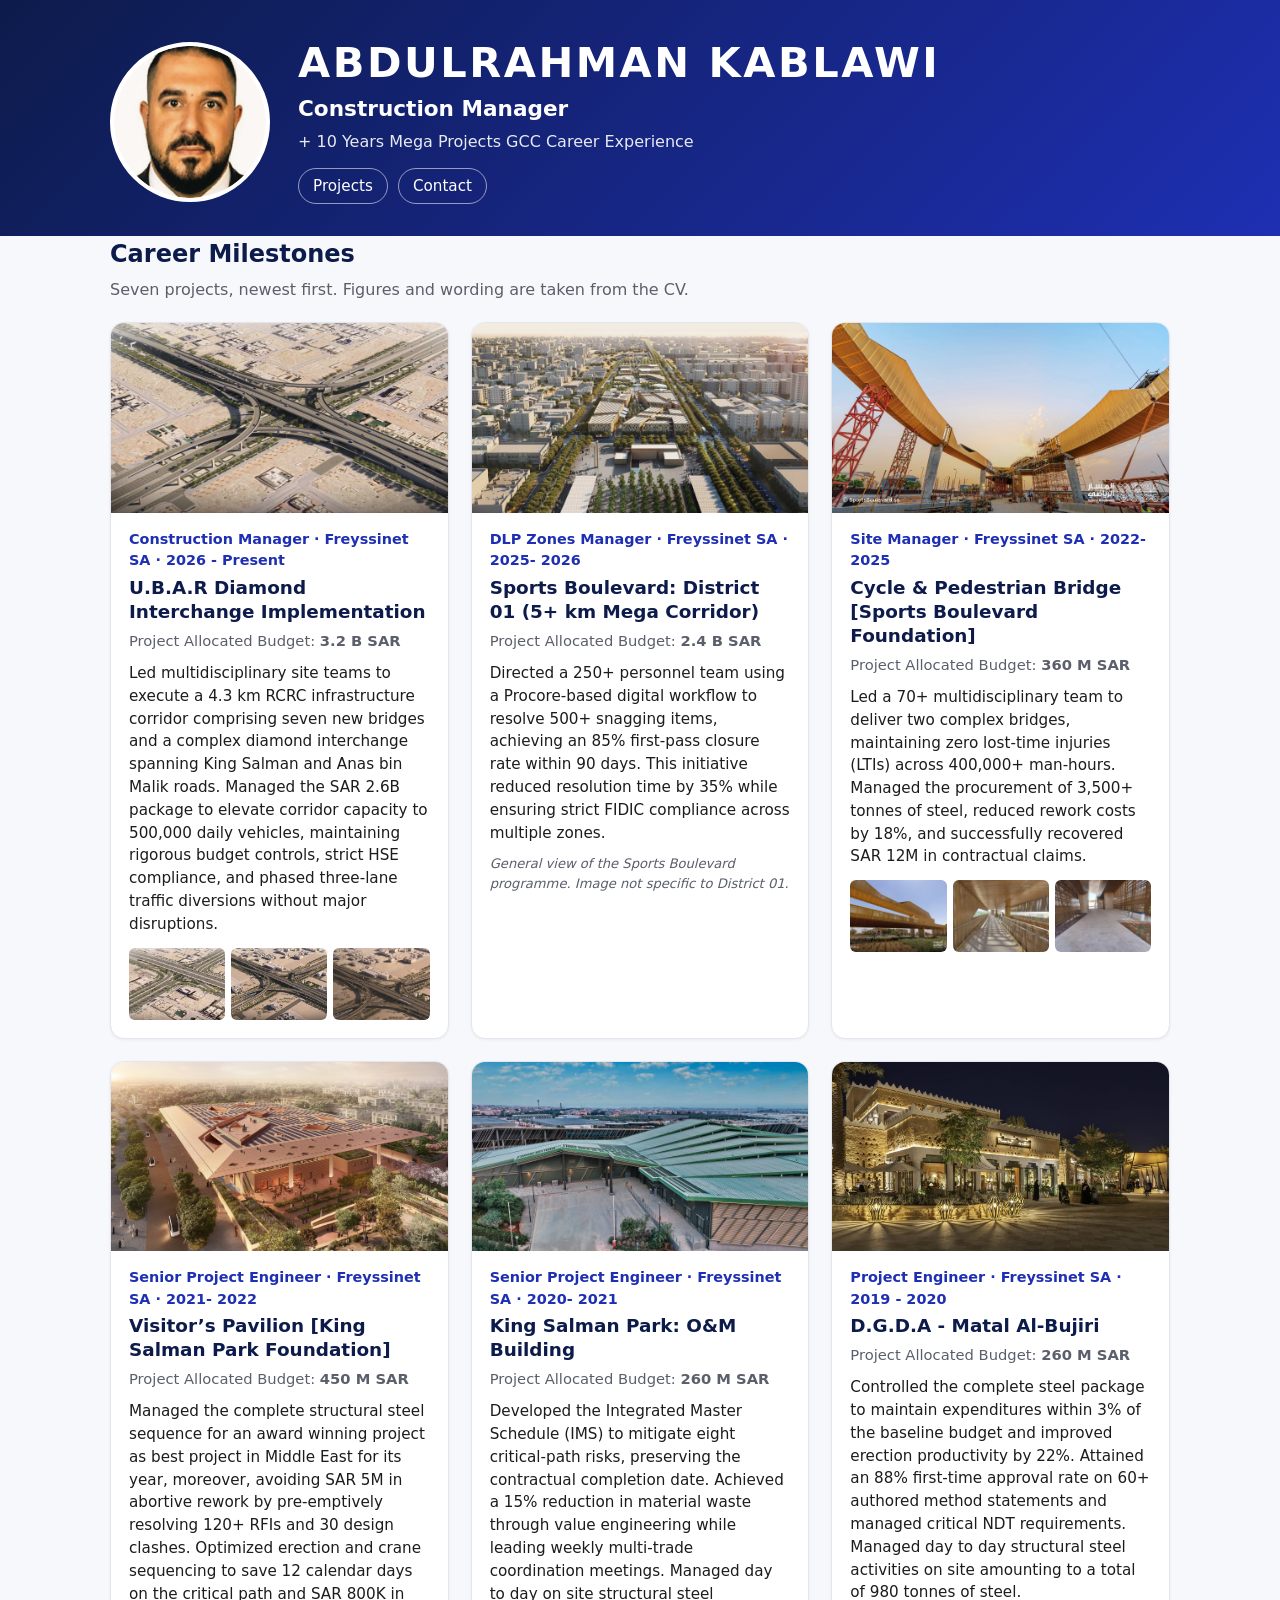
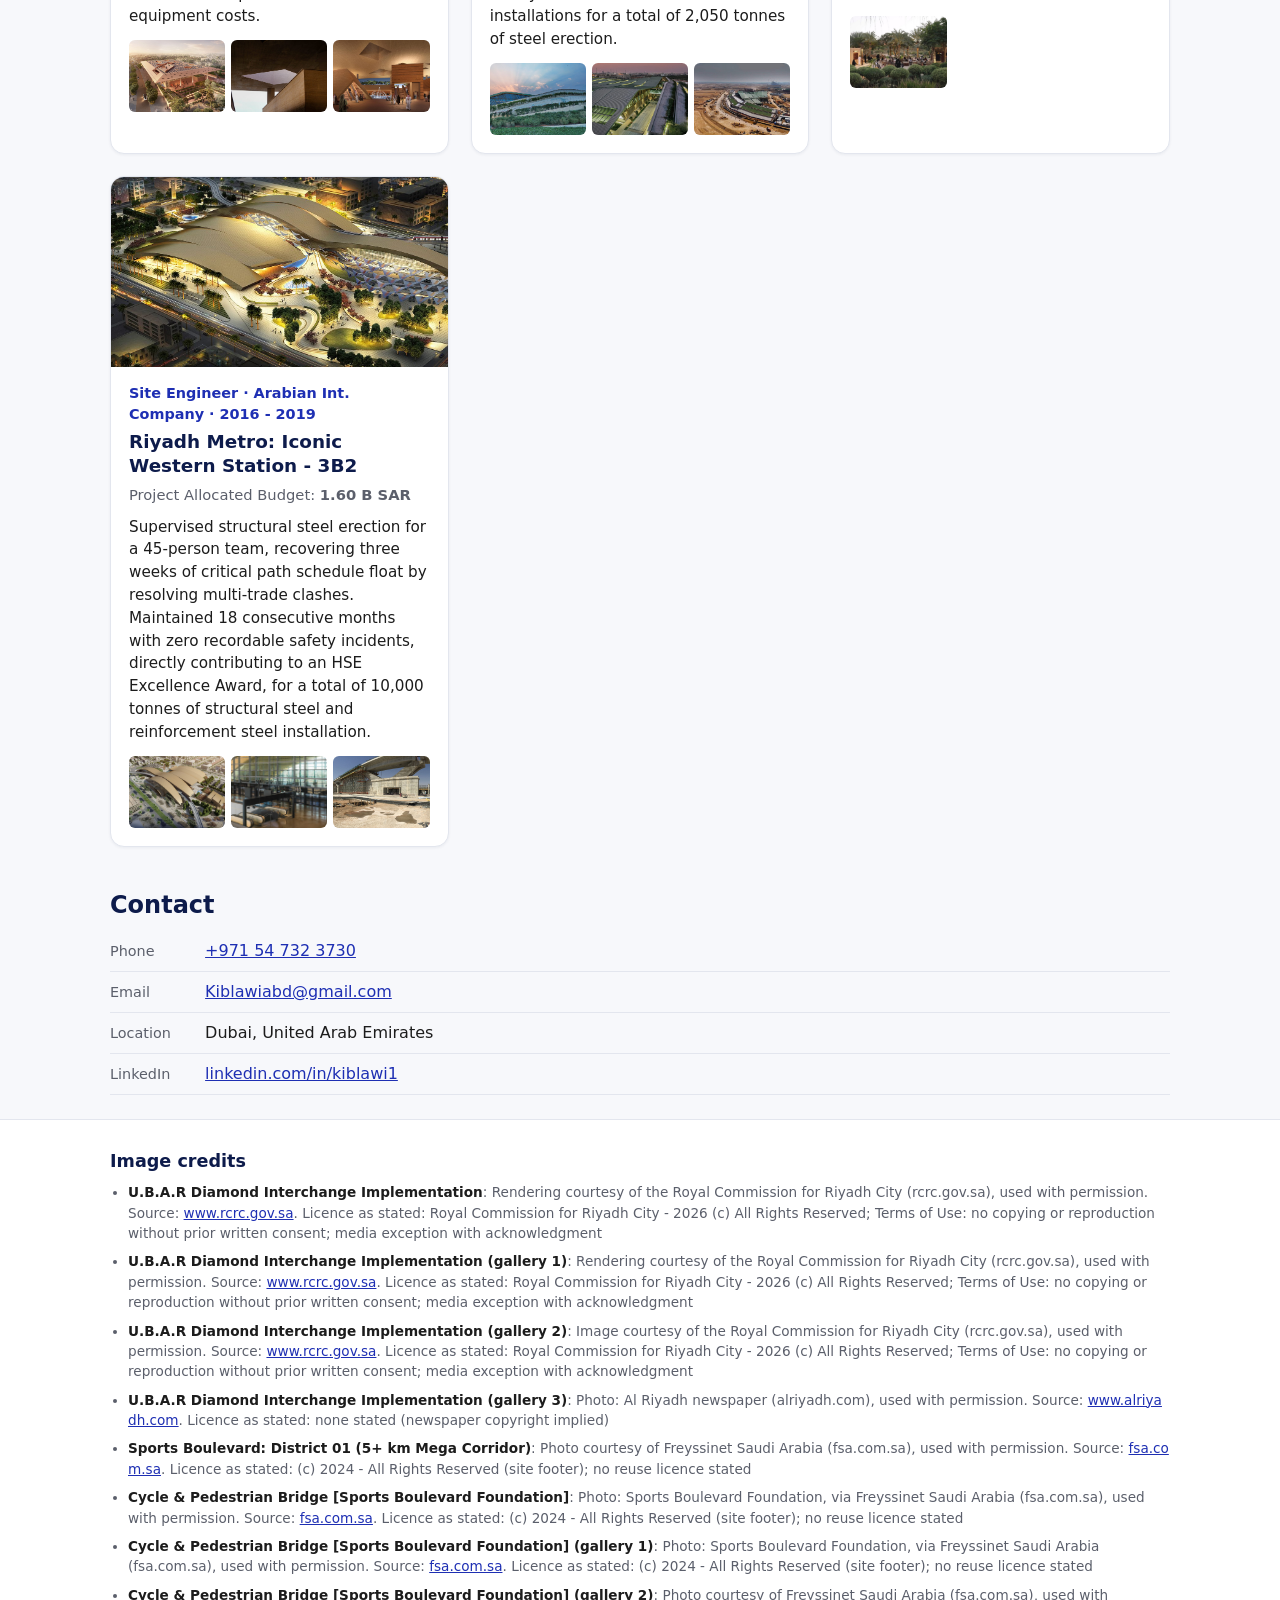
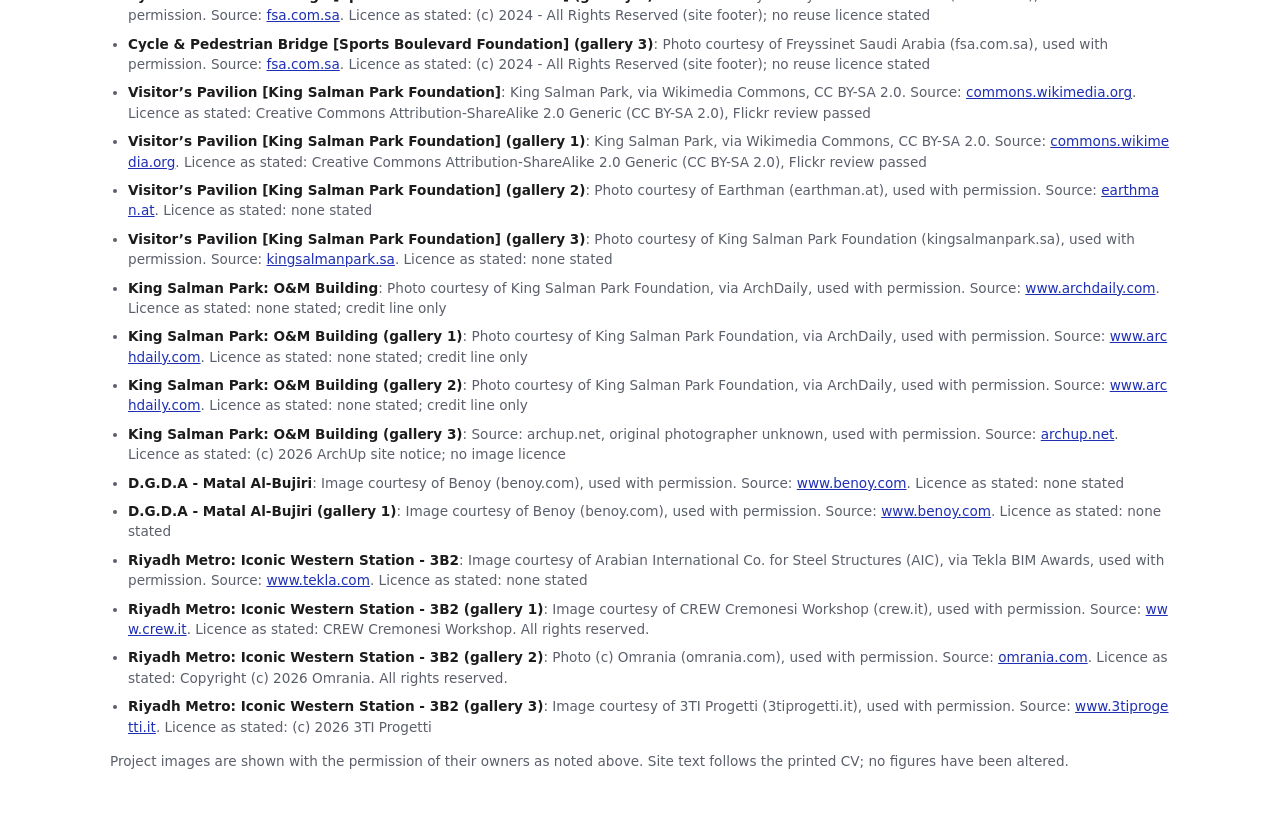
<file: index.html>
<!DOCTYPE html>
<html lang="en">
<head>
<meta charset="utf-8">
<meta name="viewport" content="width=device-width, initial-scale=1">
<title>Abdulrahman Kablawi | Construction Manager | Project Portfolio</title>
<meta name="description" content="Construction Manager. + 10 Years Mega Projects GCC Career Experience. Project portfolio.">
<meta property="og:title" content="Abdulrahman Kablawi | Project Portfolio">
<meta property="og:description" content="Construction Manager. + 10 Years Mega Projects GCC Career Experience.">
<meta property="og:image" content="images/ubar-diamond-interchange.jpg">
<link rel="stylesheet" href="style.css">
<link rel="icon" href="images/headshot.png">
</head>
<body>
<header class="hero">
  <div class="wrap hero-inner">
    <img class="headshot" src="images/headshot.png" width="160" height="160" alt="Portrait of Abdulrahman Kablawi">
    <div>
      <h1>ABDULRAHMAN KABLAWI</h1>
      <p class="title">Construction Manager</p>
      <p class="tagline">+ 10 Years Mega Projects GCC Career Experience</p>
      <nav><a href="#projects">Projects</a><a href="#contact">Contact</a></nav>
    </div>
  </div>
</header>

<main class="wrap">
  <section id="projects">
    <h2>Career Milestones</h2>
    <p class="lede">Seven projects, newest first. Figures and wording are taken from the CV.</p>
    <div class="grid">
      <article class="card" id="ubar-diamond-interchange">
        <img src="images/ubar-diamond-interchange.jpg" width="1600" height="900" alt="U.B.A.R Diamond Interchange Implementation" loading="lazy">
        <div class="card-body">
          <p class="role">Construction Manager &middot; Freyssinet SA &middot; 2026 - Present</p>
          <h3>U.B.A.R Diamond Interchange Implementation</h3>
          <p class="budget">Project Allocated Budget: <strong>3.2 B SAR</strong></p>
          <p class="desc">Led multidisciplinary site teams to execute a 4.3 km RCRC infrastructure corridor comprising seven new bridges and a complex diamond interchange spanning King Salman and Anas bin Malik roads. Managed the SAR 2.6B package to elevate corridor capacity to 500,000 daily vehicles, maintaining rigorous budget controls, strict HSE compliance, and phased three-lane traffic diversions without major disruptions.</p>
          <ul><li>Led multidisciplinary site teams to execute a 4.3 km RCRC infrastructure corridor comprising seven new bridges and a complex diamond interchange spanning King Salman and Anas bin Malik roads.</li><li>Managed the SAR 2.6B package to elevate corridor capacity to 500,000 daily vehicles.</li><li>Rigorous budget controls, strict HSE compliance, and phased three-lane traffic diversions without major disruptions.</li></ul>
          
          <div class="gallery"><a href="images/ubar-diamond-interchange-1.jpg"><img src="images/ubar-diamond-interchange-1.jpg" width="1600" height="900" alt="U.B.A.R Diamond Interchange Implementation, additional image 1" loading="lazy"></a><a href="images/ubar-diamond-interchange-2.jpg"><img src="images/ubar-diamond-interchange-2.jpg" width="1600" height="936" alt="U.B.A.R Diamond Interchange Implementation, additional image 2" loading="lazy"></a><a href="images/ubar-diamond-interchange-3.jpg"><img src="images/ubar-diamond-interchange-3.jpg" width="1600" height="669" alt="U.B.A.R Diamond Interchange Implementation, additional image 3" loading="lazy"></a></div>
        </div>
      </article>
      <article class="card" id="sports-boulevard-district-01">
        <img src="images/sports-boulevard-district-01.jpg" width="1600" height="900" alt="Sports Boulevard: District 01 (5+ km Mega Corridor)" loading="lazy">
        <div class="card-body">
          <p class="role">DLP Zones Manager &middot; Freyssinet SA &middot; 2025- 2026</p>
          <h3>Sports Boulevard: District 01 (5+ km Mega Corridor)</h3>
          <p class="budget">Project Allocated Budget: <strong>2.4 B SAR</strong></p>
          <p class="desc">Directed a 250+ personnel team using a Procore-based digital workflow to resolve 500+ snagging items, achieving an 85% first-pass closure rate within 90 days. This initiative reduced resolution time by 35% while ensuring strict FIDIC compliance across multiple zones.</p>
          <ul><li>Directed a 250+ personnel team using a Procore-based digital workflow to resolve 500+ snagging items, achieving an 85% first-pass closure rate within 90 days.</li><li>This initiative reduced resolution time by 35% while ensuring strict FIDIC compliance across multiple zones.</li></ul>
          <p class="caption">General view of the Sports Boulevard programme. Image not specific to District 01.</p>
          
        </div>
      </article>
      <article class="card" id="sports-boulevard-cycle-pedestrian-bridge">
        <img src="images/sports-boulevard-cycle-pedestrian-bridge.jpg" width="1600" height="900" alt="Cycle &amp; Pedestrian Bridge [Sports Boulevard Foundation]" loading="lazy">
        <div class="card-body">
          <p class="role">Site Manager &middot; Freyssinet SA &middot; 2022- 2025</p>
          <h3>Cycle &amp; Pedestrian Bridge [Sports Boulevard Foundation]</h3>
          <p class="budget">Project Allocated Budget: <strong>360 M SAR</strong></p>
          <p class="desc">Led a 70+ multidisciplinary team to deliver two complex bridges, maintaining zero lost-time injuries (LTIs) across 400,000+ man-hours. Managed the procurement of 3,500+ tonnes of steel, reduced rework costs by 18%, and successfully recovered SAR 12M in contractual claims.</p>
          <ul><li>Led a 70+ multidisciplinary team to deliver two complex bridges, maintaining zero lost-time injuries (LTIs) across 400,000+ man-hours.</li><li>Managed the procurement of 3,500+ tonnes of steel and reduced rework costs by 18%.</li><li>Successfully recovered SAR 12M in contractual claims.</li></ul>
          
          <div class="gallery"><a href="images/sports-boulevard-cycle-pedestrian-bridge-1.jpg"><img src="images/sports-boulevard-cycle-pedestrian-bridge-1.jpg" width="1000" height="600" alt="Cycle &amp; Pedestrian Bridge [Sports Boulevard Foundation], additional image 1" loading="lazy"></a><a href="images/sports-boulevard-cycle-pedestrian-bridge-2.jpg"><img src="images/sports-boulevard-cycle-pedestrian-bridge-2.jpg" width="1000" height="600" alt="Cycle &amp; Pedestrian Bridge [Sports Boulevard Foundation], additional image 2" loading="lazy"></a><a href="images/sports-boulevard-cycle-pedestrian-bridge-3.jpg"><img src="images/sports-boulevard-cycle-pedestrian-bridge-3.jpg" width="1000" height="600" alt="Cycle &amp; Pedestrian Bridge [Sports Boulevard Foundation], additional image 3" loading="lazy"></a></div>
        </div>
      </article>
      <article class="card" id="king-salman-park-visitors-pavilion">
        <img src="images/king-salman-park-visitors-pavilion.jpg" width="1600" height="1131" alt="Visitor’s Pavilion [King Salman Park Foundation]" loading="lazy">
        <div class="card-body">
          <p class="role">Senior Project Engineer &middot; Freyssinet SA &middot; 2021- 2022</p>
          <h3>Visitor’s Pavilion [King Salman Park Foundation]</h3>
          <p class="budget">Project Allocated Budget: <strong>450 M SAR</strong></p>
          <p class="desc">Managed the complete structural steel sequence for an award winning project as best project in Middle East for its year, moreover, avoiding SAR 5M in abortive rework by pre-emptively resolving 120+ RFIs and 30 design clashes. Optimized erection and crane sequencing to save 12 calendar days on the critical path and SAR 800K in equipment costs.</p>
          <ul><li>Managed the complete structural steel sequence for an award winning project.</li><li>Avoided SAR 5M in abortive rework by pre-emptively resolving 120+ RFIs and 30 design clashes.</li><li>Optimized erection and crane sequencing to save 12 calendar days on the critical path and SAR 800K in equipment costs.</li></ul>
          
          <div class="gallery"><a href="images/king-salman-park-visitors-pavilion-1.jpg"><img src="images/king-salman-park-visitors-pavilion-1.jpg" width="1600" height="1131" alt="Visitor’s Pavilion [King Salman Park Foundation], additional image 1" loading="lazy"></a><a href="images/king-salman-park-visitors-pavilion-2.jpg"><img src="images/king-salman-park-visitors-pavilion-2.jpg" width="1600" height="901" alt="Visitor’s Pavilion [King Salman Park Foundation], additional image 2" loading="lazy"></a><a href="images/king-salman-park-visitors-pavilion-3.jpg"><img src="images/king-salman-park-visitors-pavilion-3.jpg" width="1600" height="900" alt="Visitor’s Pavilion [King Salman Park Foundation], additional image 3" loading="lazy"></a></div>
        </div>
      </article>
      <article class="card" id="king-salman-park-om-building">
        <img src="images/king-salman-park-om-building.jpg" width="1600" height="900" alt="King Salman Park: O&amp;M Building" loading="lazy">
        <div class="card-body">
          <p class="role">Senior Project Engineer &middot; Freyssinet SA &middot; 2020- 2021</p>
          <h3>King Salman Park: O&amp;M Building</h3>
          <p class="budget">Project Allocated Budget: <strong>260 M SAR</strong></p>
          <p class="desc">Developed the Integrated Master Schedule (IMS) to mitigate eight critical-path risks, preserving the contractual completion date. Achieved a 15% reduction in material waste through value engineering while leading weekly multi-trade coordination meetings. Managed day to day on site structural steel installations for a total of 2,050 tonnes of steel erection.</p>
          <ul><li>Developed the Integrated Master Schedule (IMS) to mitigate eight critical-path risks, preserving the contractual completion date.</li><li>Achieved a 15% reduction in material waste through value engineering while leading weekly multi-trade coordination meetings.</li><li>Day to day site management of 2,050 tonnes of steel erection.</li></ul>
          
          <div class="gallery"><a href="images/king-salman-park-om-building-1.jpg"><img src="images/king-salman-park-om-building-1.jpg" width="1600" height="900" alt="King Salman Park: O&amp;M Building, additional image 1" loading="lazy"></a><a href="images/king-salman-park-om-building-2.jpg"><img src="images/king-salman-park-om-building-2.jpg" width="1600" height="900" alt="King Salman Park: O&amp;M Building, additional image 2" loading="lazy"></a><a href="images/king-salman-park-om-building-3.jpg"><img src="images/king-salman-park-om-building-3.jpg" width="1600" height="1032" alt="King Salman Park: O&amp;M Building, additional image 3" loading="lazy"></a></div>
        </div>
      </article>
      <article class="card" id="dgda-matal-al-bujiri">
        <img src="images/dgda-matal-al-bujiri.jpg" width="1200" height="630" alt="D.G.D.A - Matal Al-Bujiri" loading="lazy">
        <div class="card-body">
          <p class="role">Project Engineer &middot; Freyssinet SA &middot; 2019 - 2020</p>
          <h3>D.G.D.A - Matal Al-Bujiri</h3>
          <p class="budget">Project Allocated Budget: <strong>260 M SAR</strong></p>
          <p class="desc">Controlled the complete steel package to maintain expenditures within 3% of the baseline budget and improved erection productivity by 22%. Attained an 88% first-time approval rate on 60+ authored method statements and managed critical NDT requirements. Managed day to day structural steel activities on site amounting to a total of 980 tonnes of steel.</p>
          <ul><li>Controlled the complete steel package to maintain expenditures within 3% of the baseline budget and improved erection productivity by 22%.</li><li>Attained an 88% first-time approval rate on 60+ authored method statements and managed critical NDT requirements.</li><li>Day to day structural steel activities on site amounting to a total of 980 tonnes of steel.</li></ul>
          
          <div class="gallery"><a href="images/dgda-matal-al-bujiri-1.jpg"><img src="images/dgda-matal-al-bujiri-1.jpg" width="1200" height="863" alt="D.G.D.A - Matal Al-Bujiri, additional image 1" loading="lazy"></a></div>
        </div>
      </article>
      <article class="card" id="riyadh-metro-western-station-3b2">
        <img src="images/riyadh-metro-western-station-3b2.jpg" width="1600" height="617" alt="Riyadh Metro: Iconic Western Station - 3B2" loading="lazy">
        <div class="card-body">
          <p class="role">Site Engineer &middot; Arabian Int. Company &middot; 2016 - 2019</p>
          <h3>Riyadh Metro: Iconic Western Station - 3B2</h3>
          <p class="budget">Project Allocated Budget: <strong>1.60 B SAR</strong></p>
          <p class="desc">Supervised structural steel erection for a 45-person team, recovering three weeks of critical path schedule float by resolving multi-trade clashes. Maintained 18 consecutive months with zero recordable safety incidents, directly contributing to an HSE Excellence Award, for a total of 10,000 tonnes of structural steel and reinforcement steel installation.</p>
          <ul><li>Supervised structural steel erection for a 45-person team, recovering three weeks of critical path schedule float by resolving multi-trade clashes.</li><li>Maintained 18 consecutive months with zero recordable safety incidents, directly contributing to an HSE Excellence Award.</li><li>10,000 tonnes of structural and reinforcement steel installed in total.</li></ul>
          
          <div class="gallery"><a href="images/riyadh-metro-western-station-3b2-1.jpg"><img src="images/riyadh-metro-western-station-3b2-1.jpg" width="1600" height="896" alt="Riyadh Metro: Iconic Western Station - 3B2, additional image 1" loading="lazy"></a><a href="images/riyadh-metro-western-station-3b2-2.jpg"><img src="images/riyadh-metro-western-station-3b2-2.jpg" width="1600" height="617" alt="Riyadh Metro: Iconic Western Station - 3B2, additional image 2" loading="lazy"></a><a href="images/riyadh-metro-western-station-3b2-3.jpg"><img src="images/riyadh-metro-western-station-3b2-3.jpg" width="1600" height="1064" alt="Riyadh Metro: Iconic Western Station - 3B2, additional image 3" loading="lazy"></a></div>
        </div>
      </article>
    </div>
  </section>

  <section id="contact">
    <h2>Contact</h2>
    <ul class="contact">
      <li><span class="lbl">Phone</span> <a href="tel:+971547323730">+971 54 732 3730</a></li>
      <li><span class="lbl">Email</span> <a href="mailto:Kiblawiabd@gmail.com">Kiblawiabd@gmail.com</a></li>
      <li><span class="lbl">Location</span> Dubai, United Arab Emirates</li>
      <li><span class="lbl">LinkedIn</span> <a href="https://www.linkedin.com/in/kiblawi1" rel="noopener">linkedin.com/in/kiblawi1</a></li>
    </ul>
  </section>
</main>

<footer>
  <div class="wrap">
    <h2>Image credits</h2>
    <ul class="credits"><li><span class="cname">U.B.A.R Diamond Interchange Implementation</span>: Rendering courtesy of the Royal Commission for Riyadh City (rcrc.gov.sa), used with permission. Source: <a href="https://www.rcrc.gov.sa/en/projects/riyadh-main-and-ring-road-axes-development-program/" rel="noopener">www.rcrc.gov.sa</a>. Licence as stated: Royal Commission for Riyadh City - 2026 (c) All Rights Reserved; Terms of Use: no copying or reproduction without prior written consent; media exception with acknowledgment</li><li><span class="cname">U.B.A.R Diamond Interchange Implementation (gallery 1)</span>: Rendering courtesy of the Royal Commission for Riyadh City (rcrc.gov.sa), used with permission. Source: <a href="https://www.rcrc.gov.sa/en/projects/riyadh-main-and-ring-road-axes-development-program/" rel="noopener">www.rcrc.gov.sa</a>. Licence as stated: Royal Commission for Riyadh City - 2026 (c) All Rights Reserved; Terms of Use: no copying or reproduction without prior written consent; media exception with acknowledgment</li><li><span class="cname">U.B.A.R Diamond Interchange Implementation (gallery 2)</span>: Image courtesy of the Royal Commission for Riyadh City (rcrc.gov.sa), used with permission. Source: <a href="https://www.rcrc.gov.sa/en/230973-3/" rel="noopener">www.rcrc.gov.sa</a>. Licence as stated: Royal Commission for Riyadh City - 2026 (c) All Rights Reserved; Terms of Use: no copying or reproduction without prior written consent; media exception with acknowledgment</li><li><span class="cname">U.B.A.R Diamond Interchange Implementation (gallery 3)</span>: Photo: Al Riyadh newspaper (alriyadh.com), used with permission. Source: <a href="https://www.alriyadh.com/2189832" rel="noopener">www.alriyadh.com</a>. Licence as stated: none stated (newspaper copyright implied)</li><li><span class="cname">Sports Boulevard: District 01 (5+ km Mega Corridor)</span>: Photo courtesy of Freyssinet Saudi Arabia (fsa.com.sa), used with permission. Source: <a href="https://fsa.com.sa/portfolio/sports-boulevard-arts-district-package-5/" rel="noopener">fsa.com.sa</a>. Licence as stated: (c) 2024 - All Rights Reserved (site footer); no reuse licence stated</li><li><span class="cname">Cycle &amp; Pedestrian Bridge [Sports Boulevard Foundation]</span>: Photo: Sports Boulevard Foundation, via Freyssinet Saudi Arabia (fsa.com.sa), used with permission. Source: <a href="https://fsa.com.sa/portfolio/sports-boulevard-phase-1-cycling-bridge/" rel="noopener">fsa.com.sa</a>. Licence as stated: (c) 2024 - All Rights Reserved (site footer); no reuse licence stated</li><li><span class="cname">Cycle &amp; Pedestrian Bridge [Sports Boulevard Foundation] (gallery 1)</span>: Photo: Sports Boulevard Foundation, via Freyssinet Saudi Arabia (fsa.com.sa), used with permission. Source: <a href="https://fsa.com.sa/portfolio/sports-boulevard-phase-1-cycling-bridge/" rel="noopener">fsa.com.sa</a>. Licence as stated: (c) 2024 - All Rights Reserved (site footer); no reuse licence stated</li><li><span class="cname">Cycle &amp; Pedestrian Bridge [Sports Boulevard Foundation] (gallery 2)</span>: Photo courtesy of Freyssinet Saudi Arabia (fsa.com.sa), used with permission. Source: <a href="https://fsa.com.sa/portfolio/sports-boulevard-phase-1-cycling-bridge/" rel="noopener">fsa.com.sa</a>. Licence as stated: (c) 2024 - All Rights Reserved (site footer); no reuse licence stated</li><li><span class="cname">Cycle &amp; Pedestrian Bridge [Sports Boulevard Foundation] (gallery 3)</span>: Photo courtesy of Freyssinet Saudi Arabia (fsa.com.sa), used with permission. Source: <a href="https://fsa.com.sa/portfolio/sports-boulevard-phase-1-cycling-bridge/" rel="noopener">fsa.com.sa</a>. Licence as stated: (c) 2024 - All Rights Reserved (site footer); no reuse licence stated</li><li><span class="cname">Visitor’s Pavilion [King Salman Park Foundation]</span>: King Salman Park, via Wikimedia Commons, CC BY-SA 2.0. Source: <a href="https://commons.wikimedia.org/wiki/File:KSP_Visitor_Pavilion.jpg" rel="noopener">commons.wikimedia.org</a>. Licence as stated: Creative Commons Attribution-ShareAlike 2.0 Generic (CC BY-SA 2.0), Flickr review passed</li><li><span class="cname">Visitor’s Pavilion [King Salman Park Foundation] (gallery 1)</span>: King Salman Park, via Wikimedia Commons, CC BY-SA 2.0. Source: <a href="https://commons.wikimedia.org/wiki/File:King_Salman_Park-_Visitor_Pavilion.jpg" rel="noopener">commons.wikimedia.org</a>. Licence as stated: Creative Commons Attribution-ShareAlike 2.0 Generic (CC BY-SA 2.0), Flickr review passed</li><li><span class="cname">Visitor’s Pavilion [King Salman Park Foundation] (gallery 2)</span>: Photo courtesy of Earthman (earthman.at), used with permission. Source: <a href="https://earthman.at/project/visitors-pavilion-king-salman-park/" rel="noopener">earthman.at</a>. Licence as stated: none stated</li><li><span class="cname">Visitor’s Pavilion [King Salman Park Foundation] (gallery 3)</span>: Photo courtesy of King Salman Park Foundation (kingsalmanpark.sa), used with permission. Source: <a href="https://kingsalmanpark.sa/en/news/visitorscenter" rel="noopener">kingsalmanpark.sa</a>. Licence as stated: none stated</li><li><span class="cname">King Salman Park: O&amp;M Building</span>: Photo courtesy of King Salman Park Foundation, via ArchDaily, used with permission. Source: <a href="https://www.archdaily.com/1038291/operations-and-maintenance-building-at-the-king-salman-park-omrani" rel="noopener">www.archdaily.com</a>. Licence as stated: none stated; credit line only</li><li><span class="cname">King Salman Park: O&amp;M Building (gallery 1)</span>: Photo courtesy of King Salman Park Foundation, via ArchDaily, used with permission. Source: <a href="https://www.archdaily.com/1038291/operations-and-maintenance-building-at-the-king-salman-park-omrani" rel="noopener">www.archdaily.com</a>. Licence as stated: none stated; credit line only</li><li><span class="cname">King Salman Park: O&amp;M Building (gallery 2)</span>: Photo courtesy of King Salman Park Foundation, via ArchDaily, used with permission. Source: <a href="https://www.archdaily.com/1038291/operations-and-maintenance-building-at-the-king-salman-park-omrani" rel="noopener">www.archdaily.com</a>. Licence as stated: none stated; credit line only</li><li><span class="cname">King Salman Park: O&amp;M Building (gallery 3)</span>: Source: archup.net, original photographer unknown, used with permission. Source: <a href="https://archup.net/king-salman-park-project-the-operations-and-maintenance/" rel="noopener">archup.net</a>. Licence as stated: (c) 2026 ArchUp site notice; no image licence</li><li><span class="cname">D.G.D.A - Matal Al-Bujiri</span>: Image courtesy of Benoy (benoy.com), used with permission. Source: <a href="https://www.benoy.com/projects/al-bujairi/" rel="noopener">www.benoy.com</a>. Licence as stated: none stated</li><li><span class="cname">D.G.D.A - Matal Al-Bujiri (gallery 1)</span>: Image courtesy of Benoy (benoy.com), used with permission. Source: <a href="https://www.benoy.com/projects/al-bujairi/" rel="noopener">www.benoy.com</a>. Licence as stated: none stated</li><li><span class="cname">Riyadh Metro: Iconic Western Station - 3B2</span>: Image courtesy of Arabian International Co. for Steel Structures (AIC), via Tekla BIM Awards, used with permission. Source: <a href="https://www.tekla.com/ae/bim-awards/riyadh-metro-project-line-2-western-station-3b2" rel="noopener">www.tekla.com</a>. Licence as stated: none stated</li><li><span class="cname">Riyadh Metro: Iconic Western Station - 3B2 (gallery 1)</span>: Image courtesy of CREW Cremonesi Workshop (crew.it), used with permission. Source: <a href="https://www.crew.it/en/projects/western-station" rel="noopener">www.crew.it</a>. Licence as stated: CREW Cremonesi Workshop. All rights reserved.</li><li><span class="cname">Riyadh Metro: Iconic Western Station - 3B2 (gallery 2)</span>: Photo (c) Omrania (omrania.com), used with permission. Source: <a href="https://omrania.com/project/arriyadh-metro-western-station/" rel="noopener">omrania.com</a>. Licence as stated: Copyright (c) 2026 Omrania. All rights reserved.</li><li><span class="cname">Riyadh Metro: Iconic Western Station - 3B2 (gallery 3)</span>: Image courtesy of 3TI Progetti (3tiprogetti.it), used with permission. Source: <a href="https://www.3tiprogetti.it/projects/riyadh-metro-line-3-western-station-3b2/" rel="noopener">www.3tiprogetti.it</a>. Licence as stated: (c) 2026 3TI Progetti</li></ul>
    <p class="fine">Project images are shown with the permission of their owners as noted above. Site text follows the printed CV; no figures have been altered.</p>
  </div>
</footer>
</body>
</html>
</file>
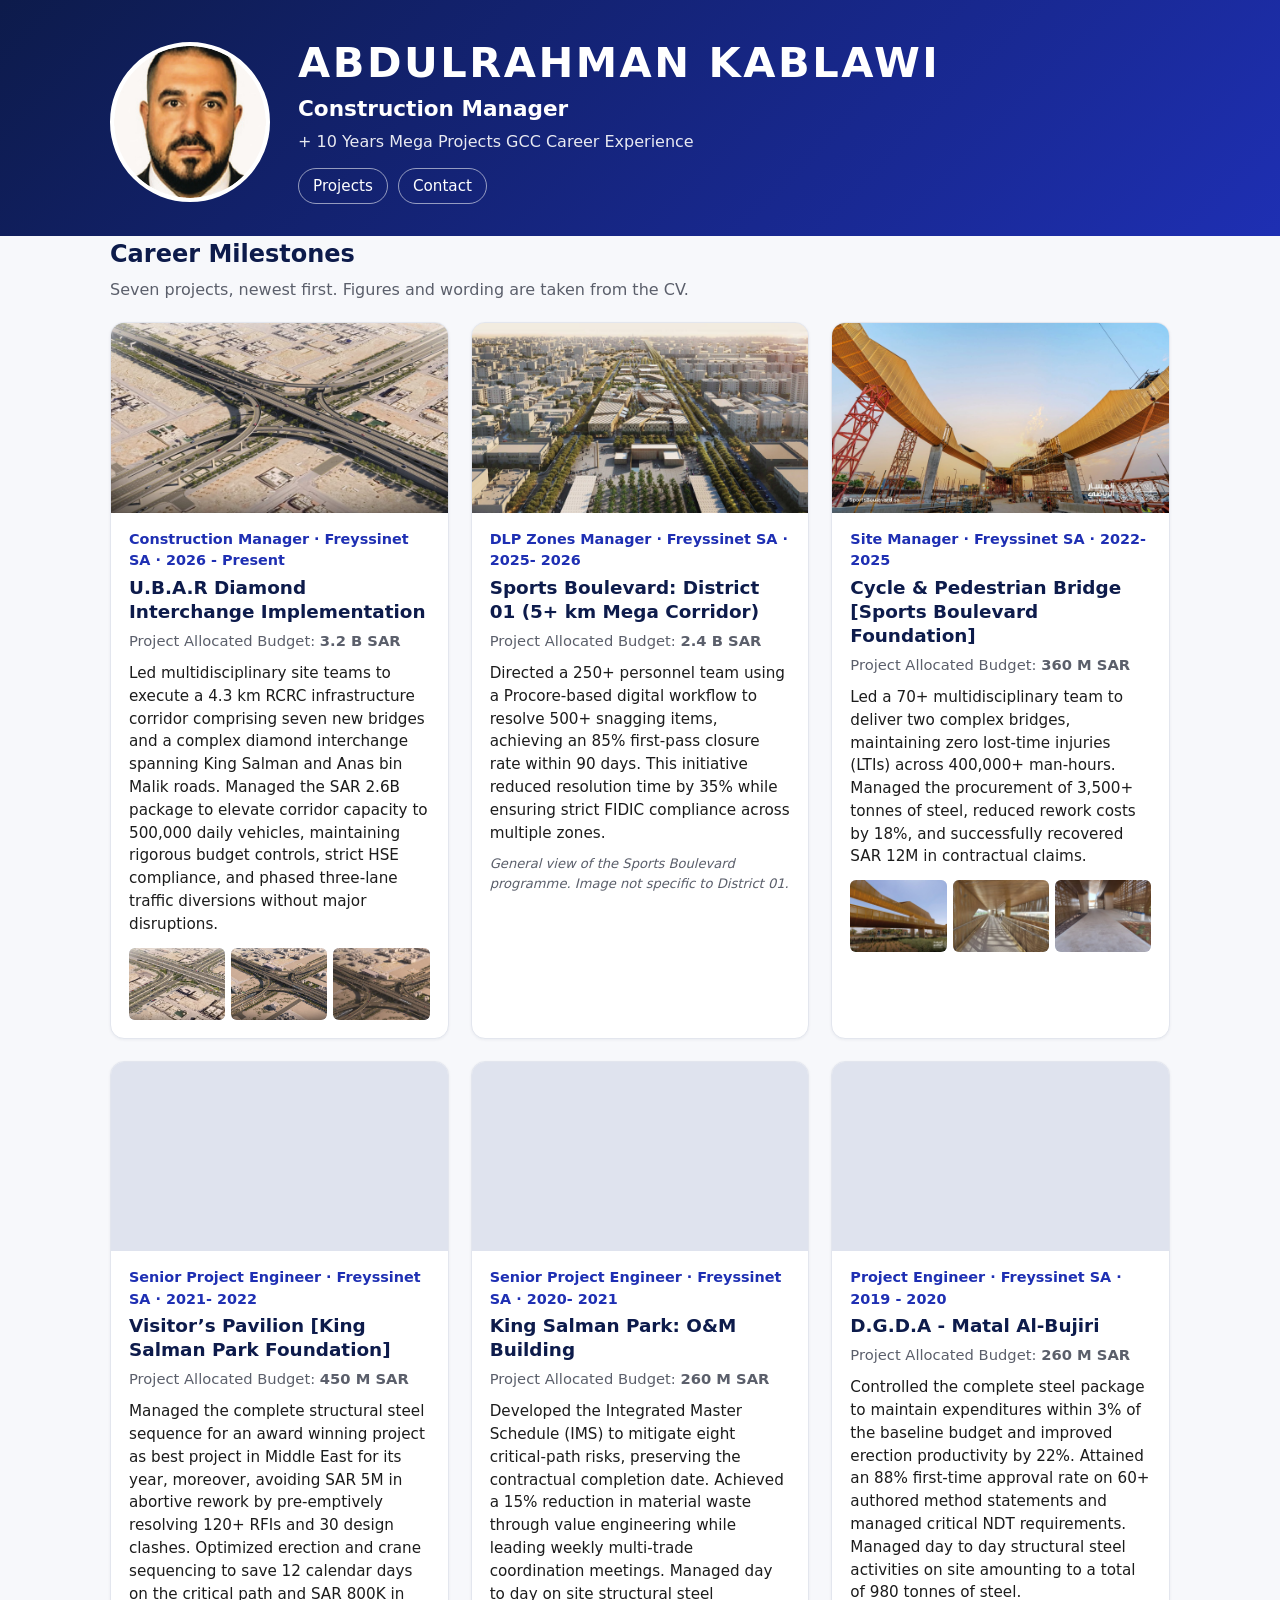
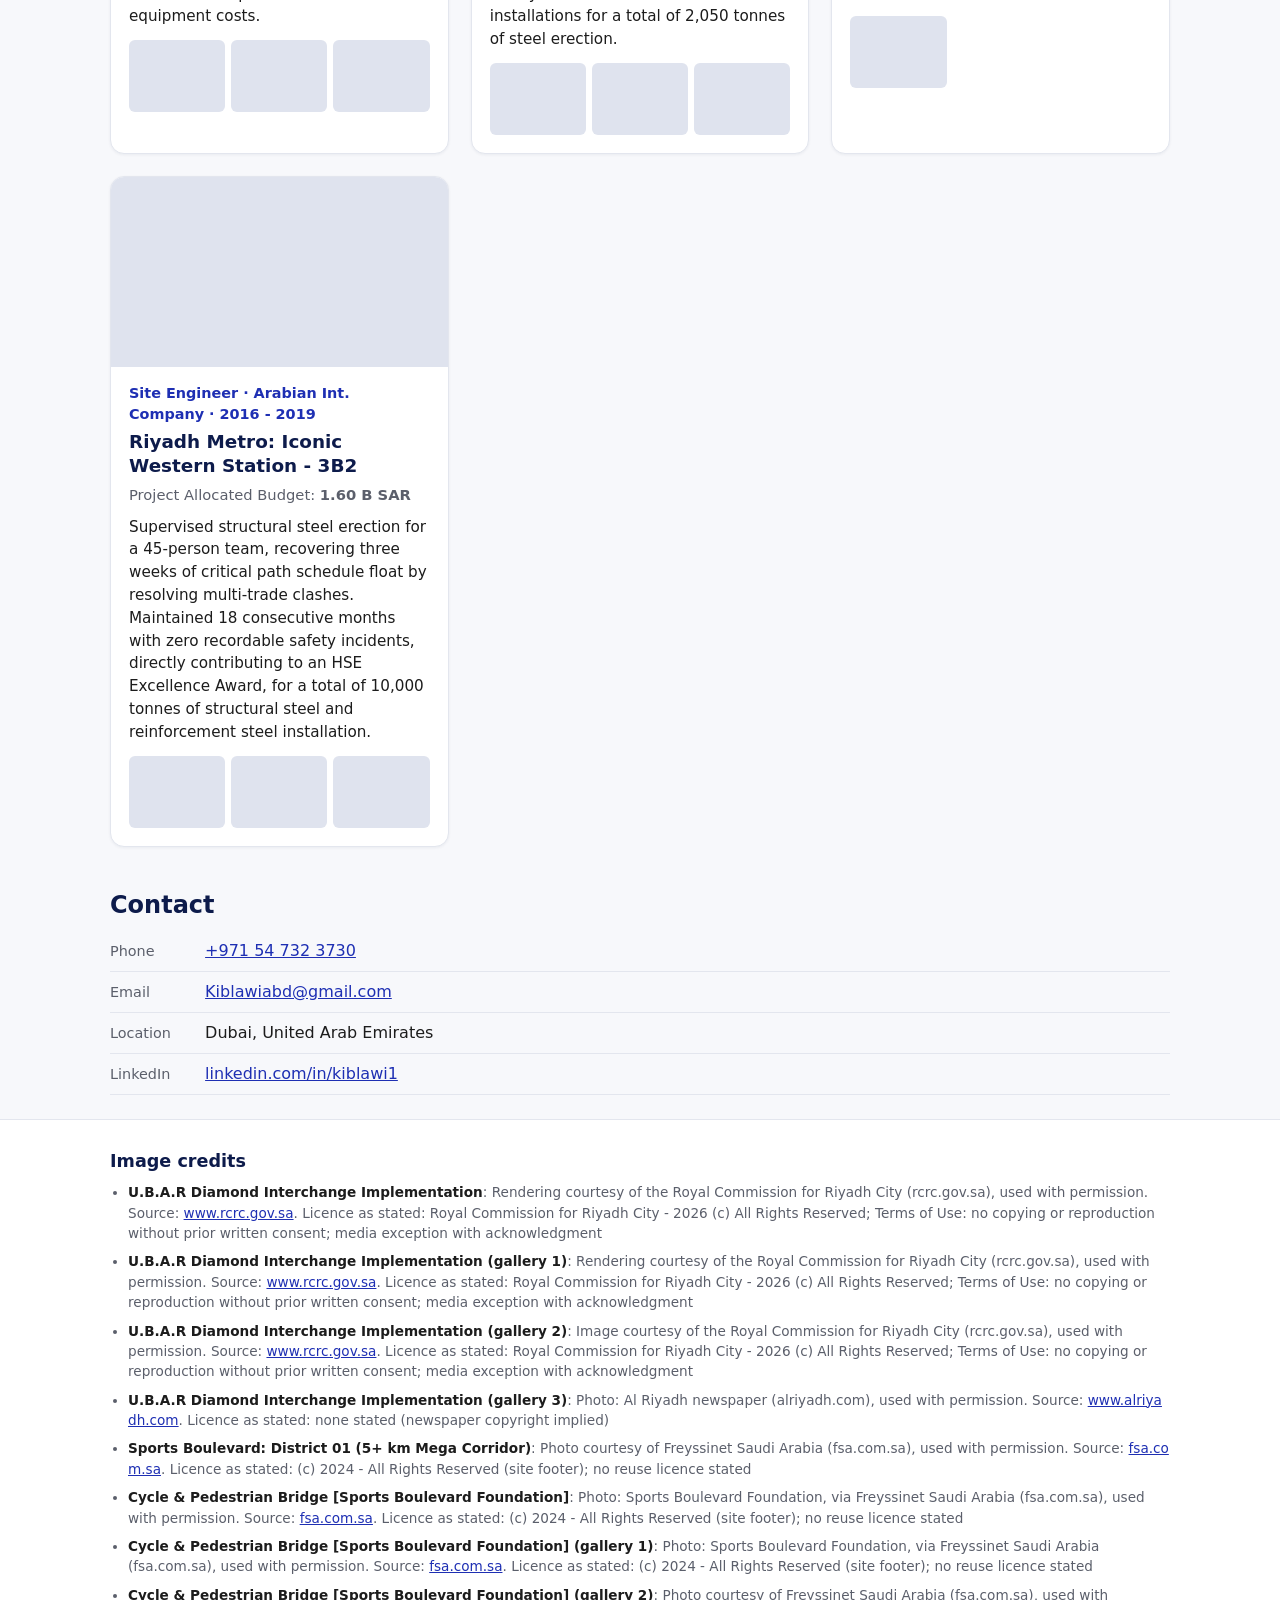
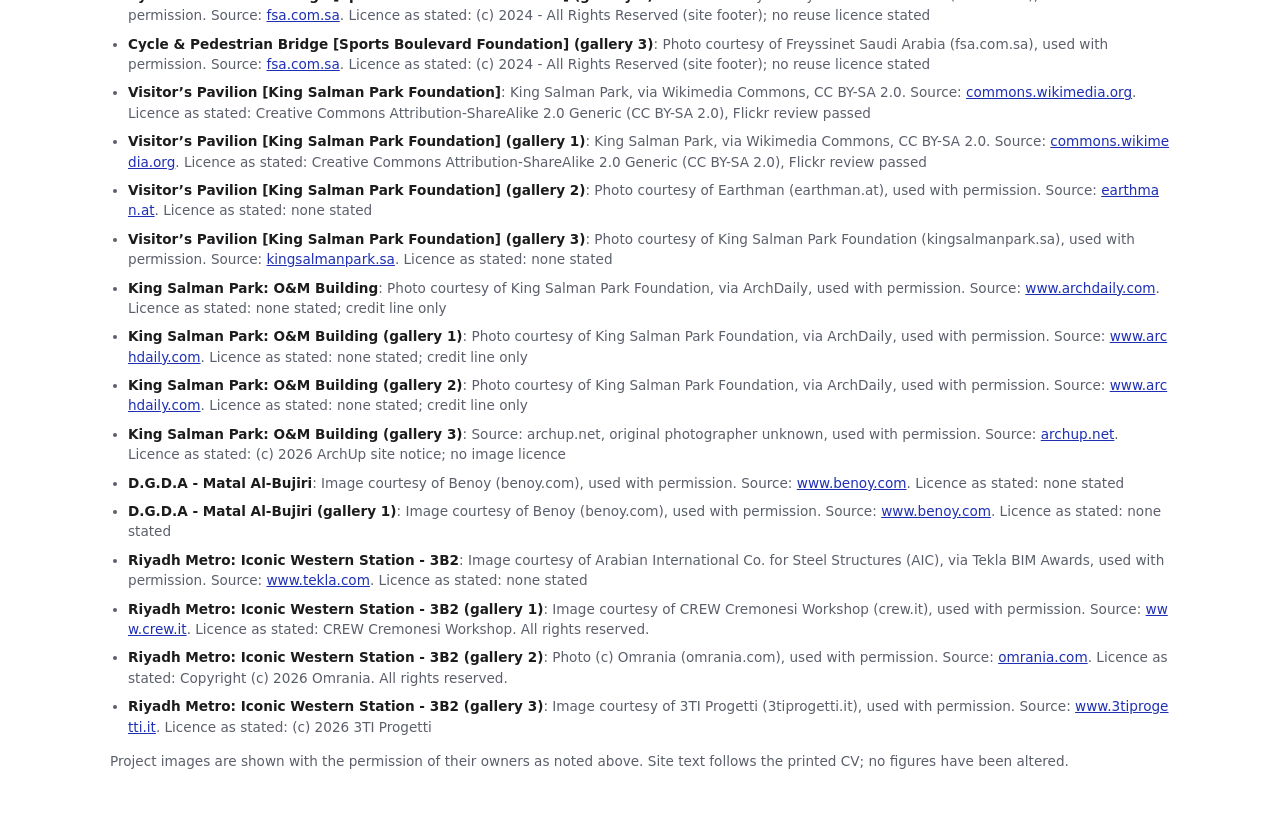
<file: go/index.html>
<!DOCTYPE html>
<html lang="en">
<head>
<meta charset="utf-8">
<meta name="viewport" content="width=device-width, initial-scale=1">
<title>Redirecting to portfolio</title>
<meta name="robots" content="noindex">
<meta http-equiv="refresh" content="0; url=https://kiblawi1.github.io/portfolio/">
<link rel="canonical" href="https://kiblawi1.github.io/portfolio/">
<style>body{font-family:system-ui,sans-serif;padding:24px;text-align:center}a{color:#1e2fb3}</style>
</head>
<body>
<p>Opening the portfolio. If nothing happens, <a href="https://kiblawi1.github.io/portfolio/">tap here</a>.</p>
</body>
</html>
</file>
<file: style.css>
:root{--navy:#0d1b4b;--blue:#1e2fb3;--ink:#1c1c1c;--muted:#5b5f6b;--line:#e3e6ee;--bg:#f7f8fb;--card:#fff}
*{box-sizing:border-box}
html{scroll-behavior:smooth}
body{margin:0;font-family:system-ui,-apple-system,"Segoe UI",Roboto,Helvetica,Arial,sans-serif;color:var(--ink);background:var(--bg);line-height:1.5;-webkit-text-size-adjust:100%}
.wrap{max-width:1100px;margin:0 auto;padding:0 20px}
.hero{background:linear-gradient(135deg,var(--navy),var(--blue));color:#fff;padding:40px 0 32px}
.hero-inner{display:flex;gap:28px;align-items:center;flex-wrap:wrap}
.headshot{width:160px;height:160px;border-radius:50%;border:4px solid #fff;background:#fff;flex:0 0 auto}
h1{margin:0;font-size:clamp(1.7rem,4.5vw,2.6rem);letter-spacing:.06em;line-height:1.1}
.title{margin:.35em 0 0;font-size:clamp(1.05rem,2.8vw,1.35rem);font-weight:600}
.tagline{margin:.25em 0 0;opacity:.9}
nav{margin-top:14px;display:flex;gap:10px;flex-wrap:wrap}
nav a{color:#fff;text-decoration:none;border:1px solid rgba(255,255,255,.55);padding:6px 14px;border-radius:999px;font-size:.95rem}
nav a:hover{background:rgba(255,255,255,.15)}
main{padding:32px 20px 24px}
h2{color:var(--navy);font-size:1.5rem;margin:0 0 6px}
.lede{margin:0 0 20px;color:var(--muted)}
.grid{display:grid;grid-template-columns:repeat(auto-fill,minmax(300px,1fr));gap:22px}
.card{background:var(--card);border:1px solid var(--line);border-radius:14px;overflow:hidden;box-shadow:0 1px 3px rgba(13,27,75,.06);display:flex;flex-direction:column}
.card img{width:100%;height:auto;aspect-ratio:16/9;object-fit:cover;display:block;background:#dfe3ee}
.card-body{padding:16px 18px 18px}
.role{margin:0 0 4px;color:var(--blue);font-weight:600;font-size:.9rem}
.card h3{margin:0 0 6px;font-size:1.15rem;line-height:1.3;color:var(--navy)}
.budget{margin:0 0 10px;font-size:.92rem;color:var(--muted)}
.card ul{margin:0;padding-left:18px;font-size:.95rem}
.card li{margin:0 0 6px}
.desc{margin:0 0 10px;font-size:.95rem}
.card ul{display:none}
.gallery{display:grid;grid-template-columns:repeat(3,1fr);gap:6px;margin-top:12px}
.gallery img{width:100%;height:auto;aspect-ratio:4/3;object-fit:cover;border-radius:6px;display:block;background:#dfe3ee}
.caption{margin:10px 0 0;font-size:.82rem;color:var(--muted);font-style:italic}
#contact{margin-top:40px}
.contact{list-style:none;padding:0;margin:8px 0 0}
.contact li{padding:8px 0;border-bottom:1px solid var(--line)}
.lbl{display:inline-block;min-width:90px;color:var(--muted);font-size:.9rem}
.contact a{color:var(--blue)}
footer{background:#fff;border-top:1px solid var(--line);padding:28px 0 36px;margin-top:24px;font-size:.85rem;color:var(--muted)}
footer h2{font-size:1.1rem}
.credits{padding-left:18px;margin:8px 0}
.credits li{margin:0 0 8px}
.cname{color:var(--ink);font-weight:600}
footer a{color:var(--blue);word-break:break-all}
.fine{margin-top:14px}
@media (max-width:600px){.hero{padding:28px 0 24px}.headshot{width:120px;height:120px}.grid{grid-template-columns:1fr}.hero-inner{gap:18px}}
</file>
